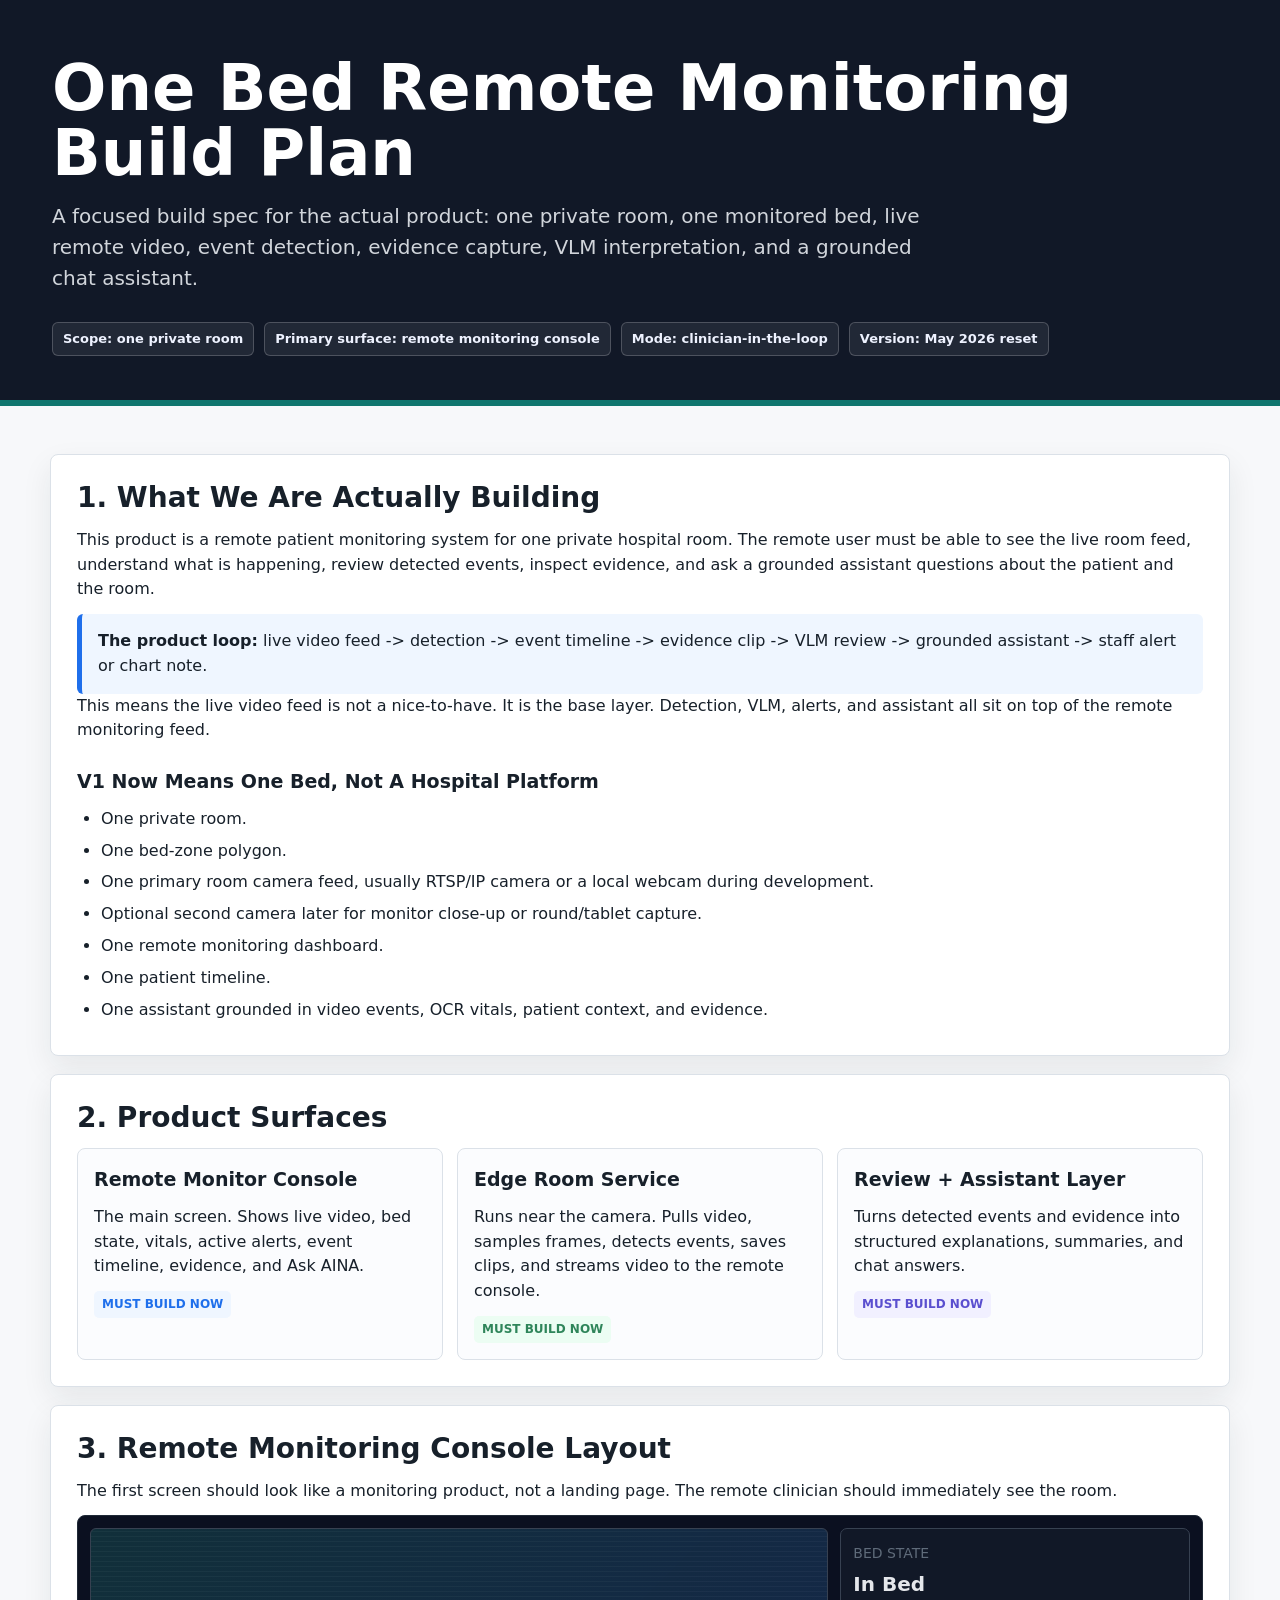
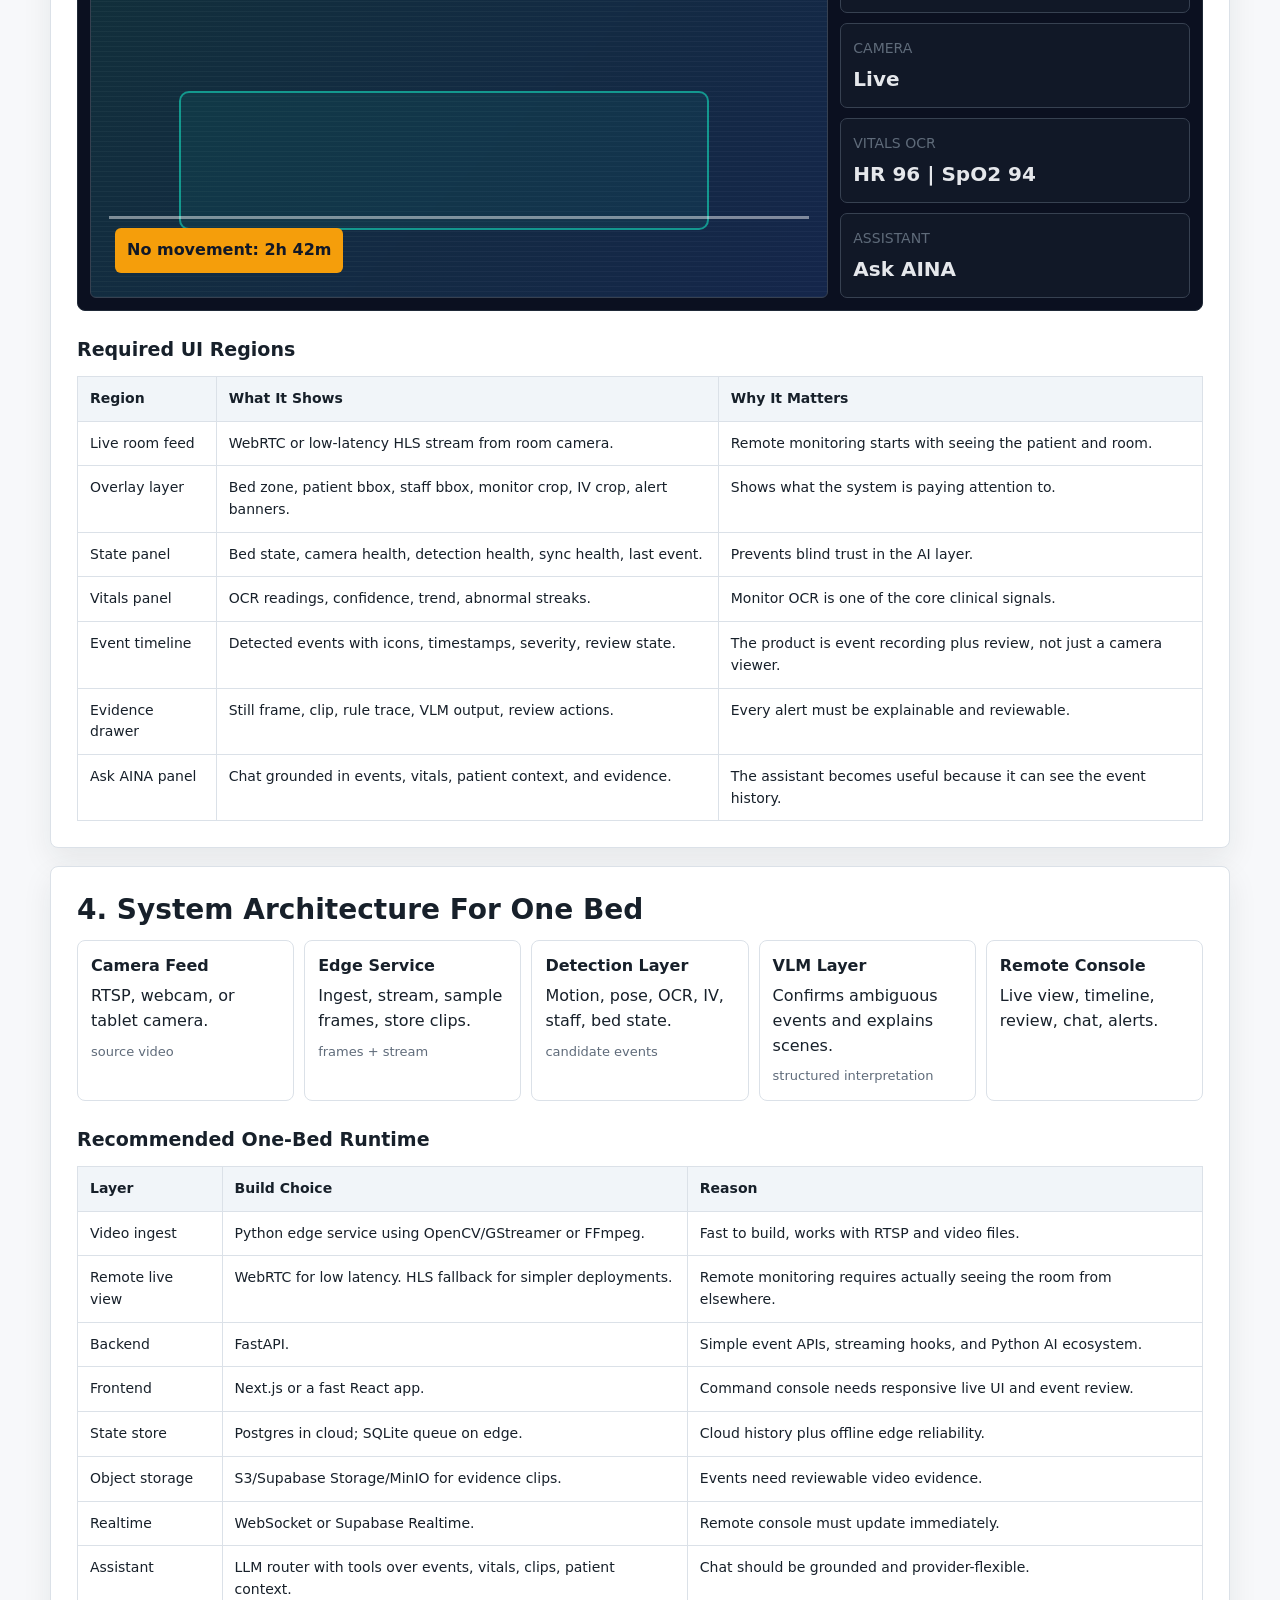
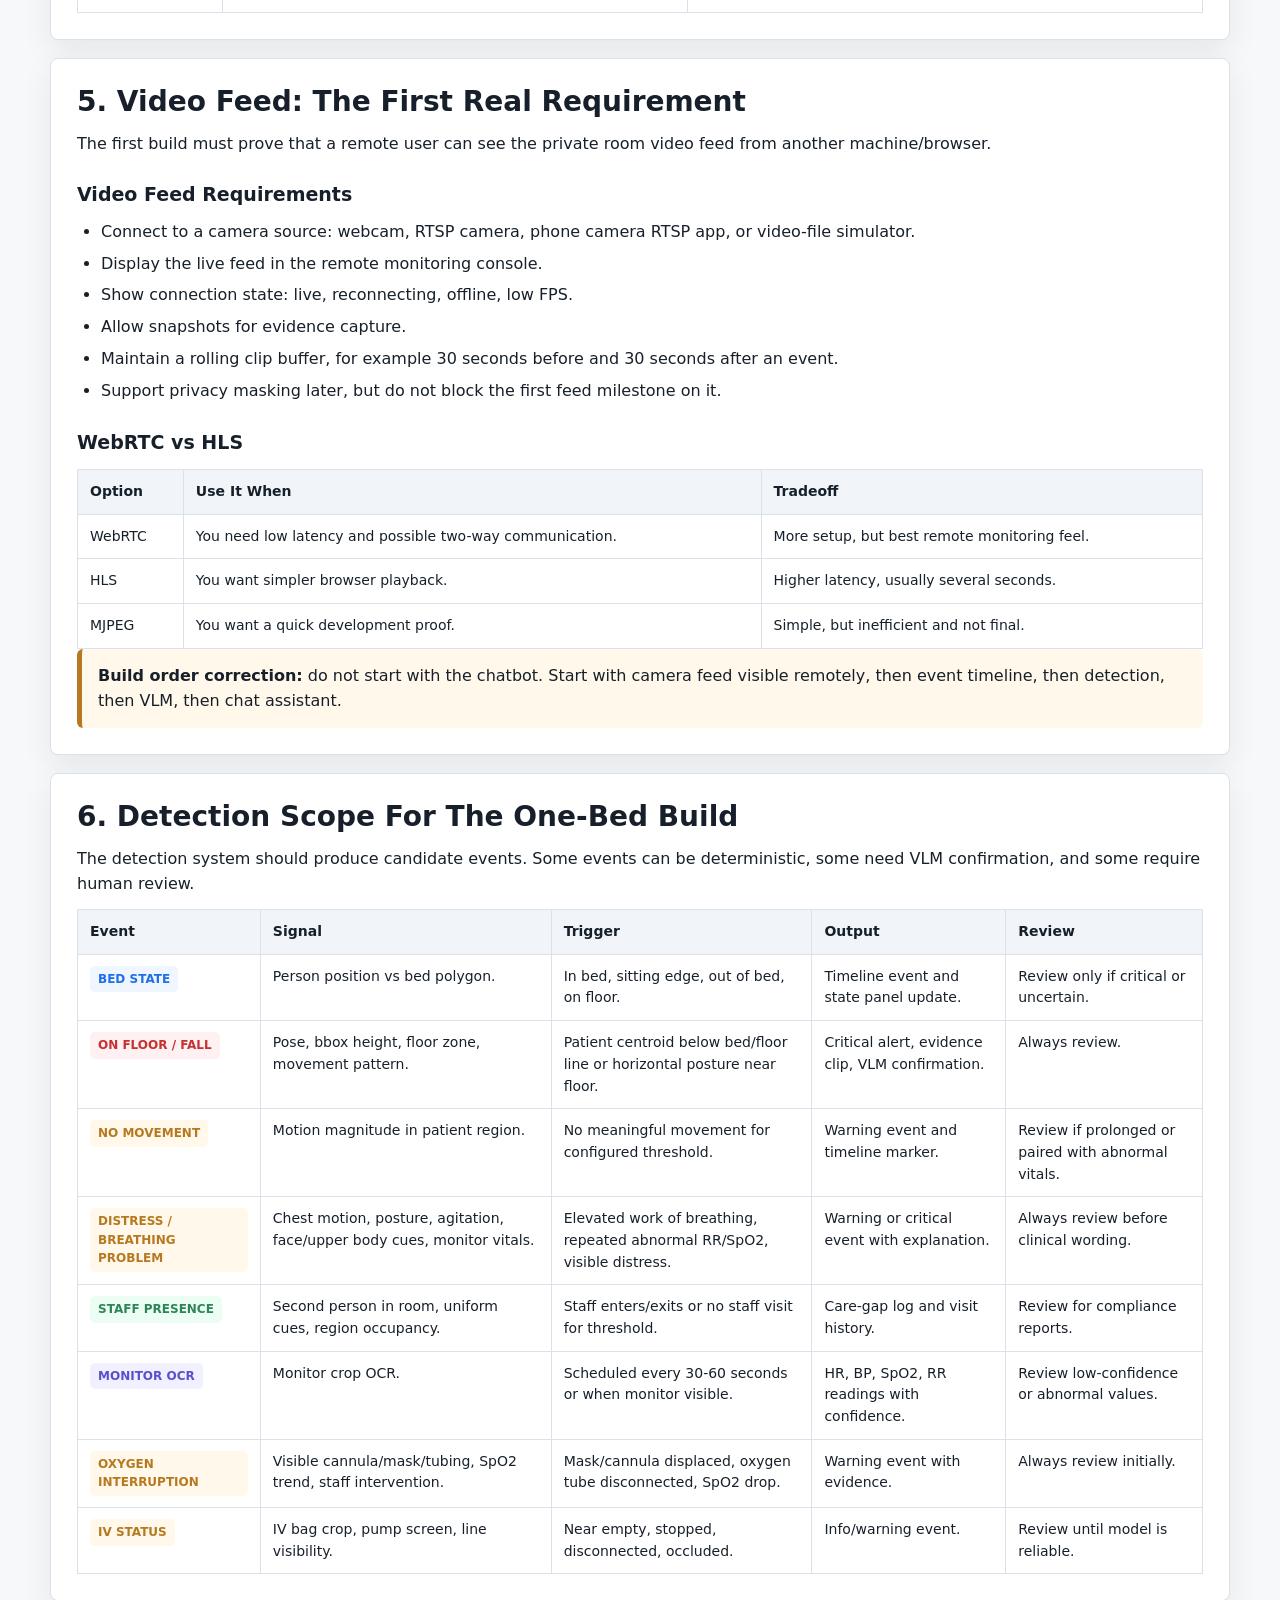
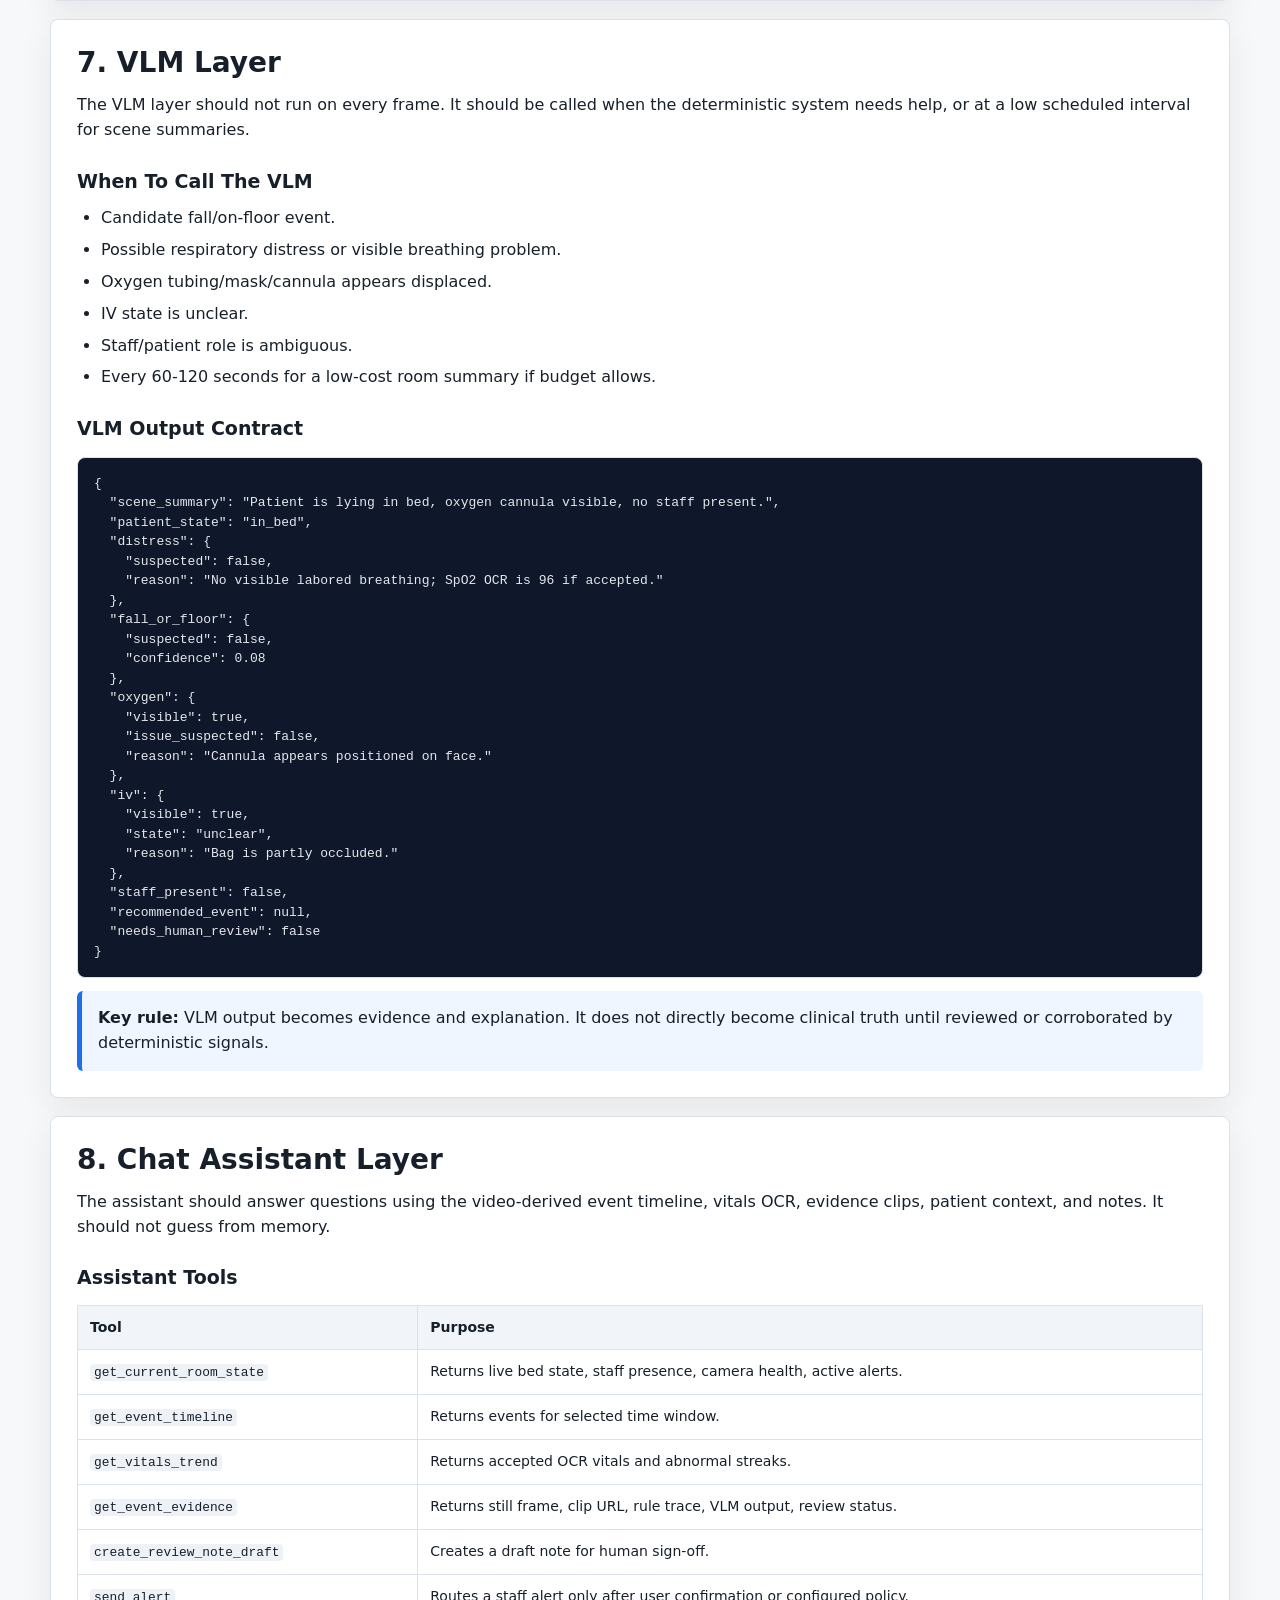
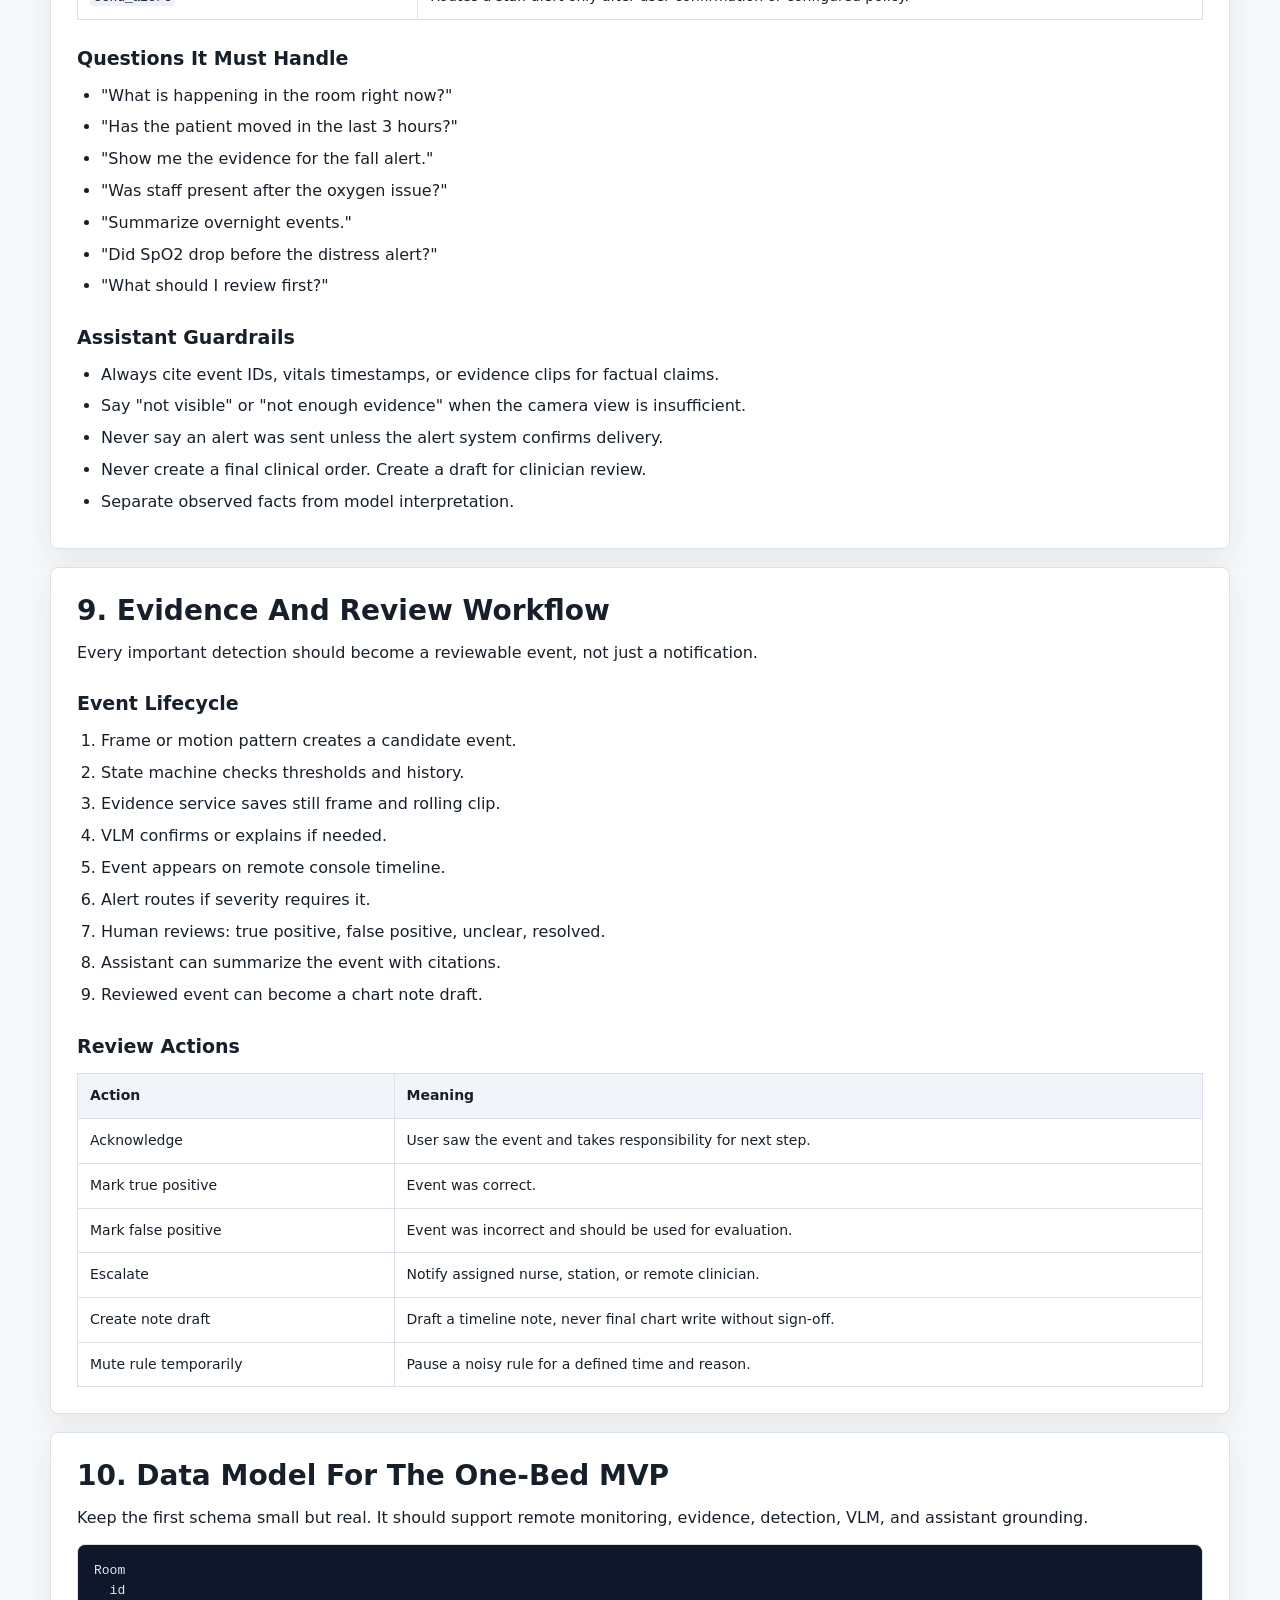
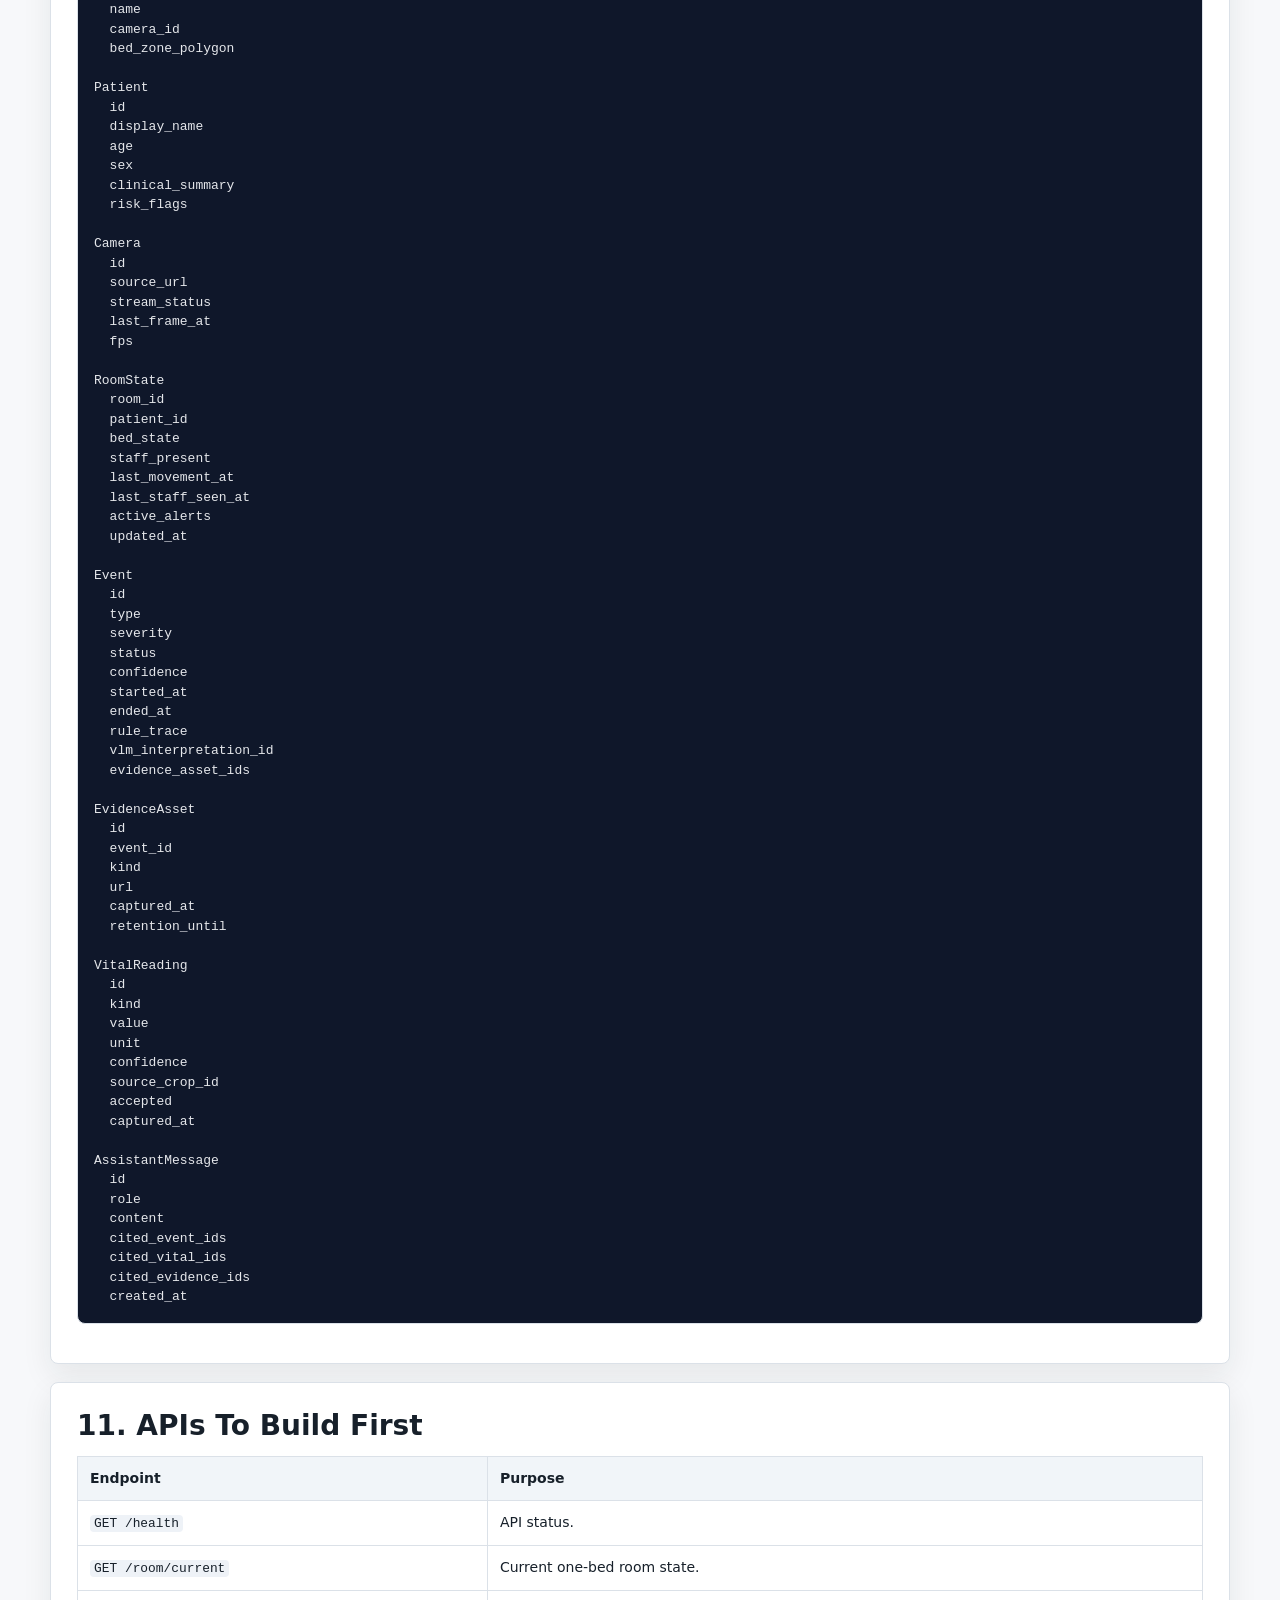
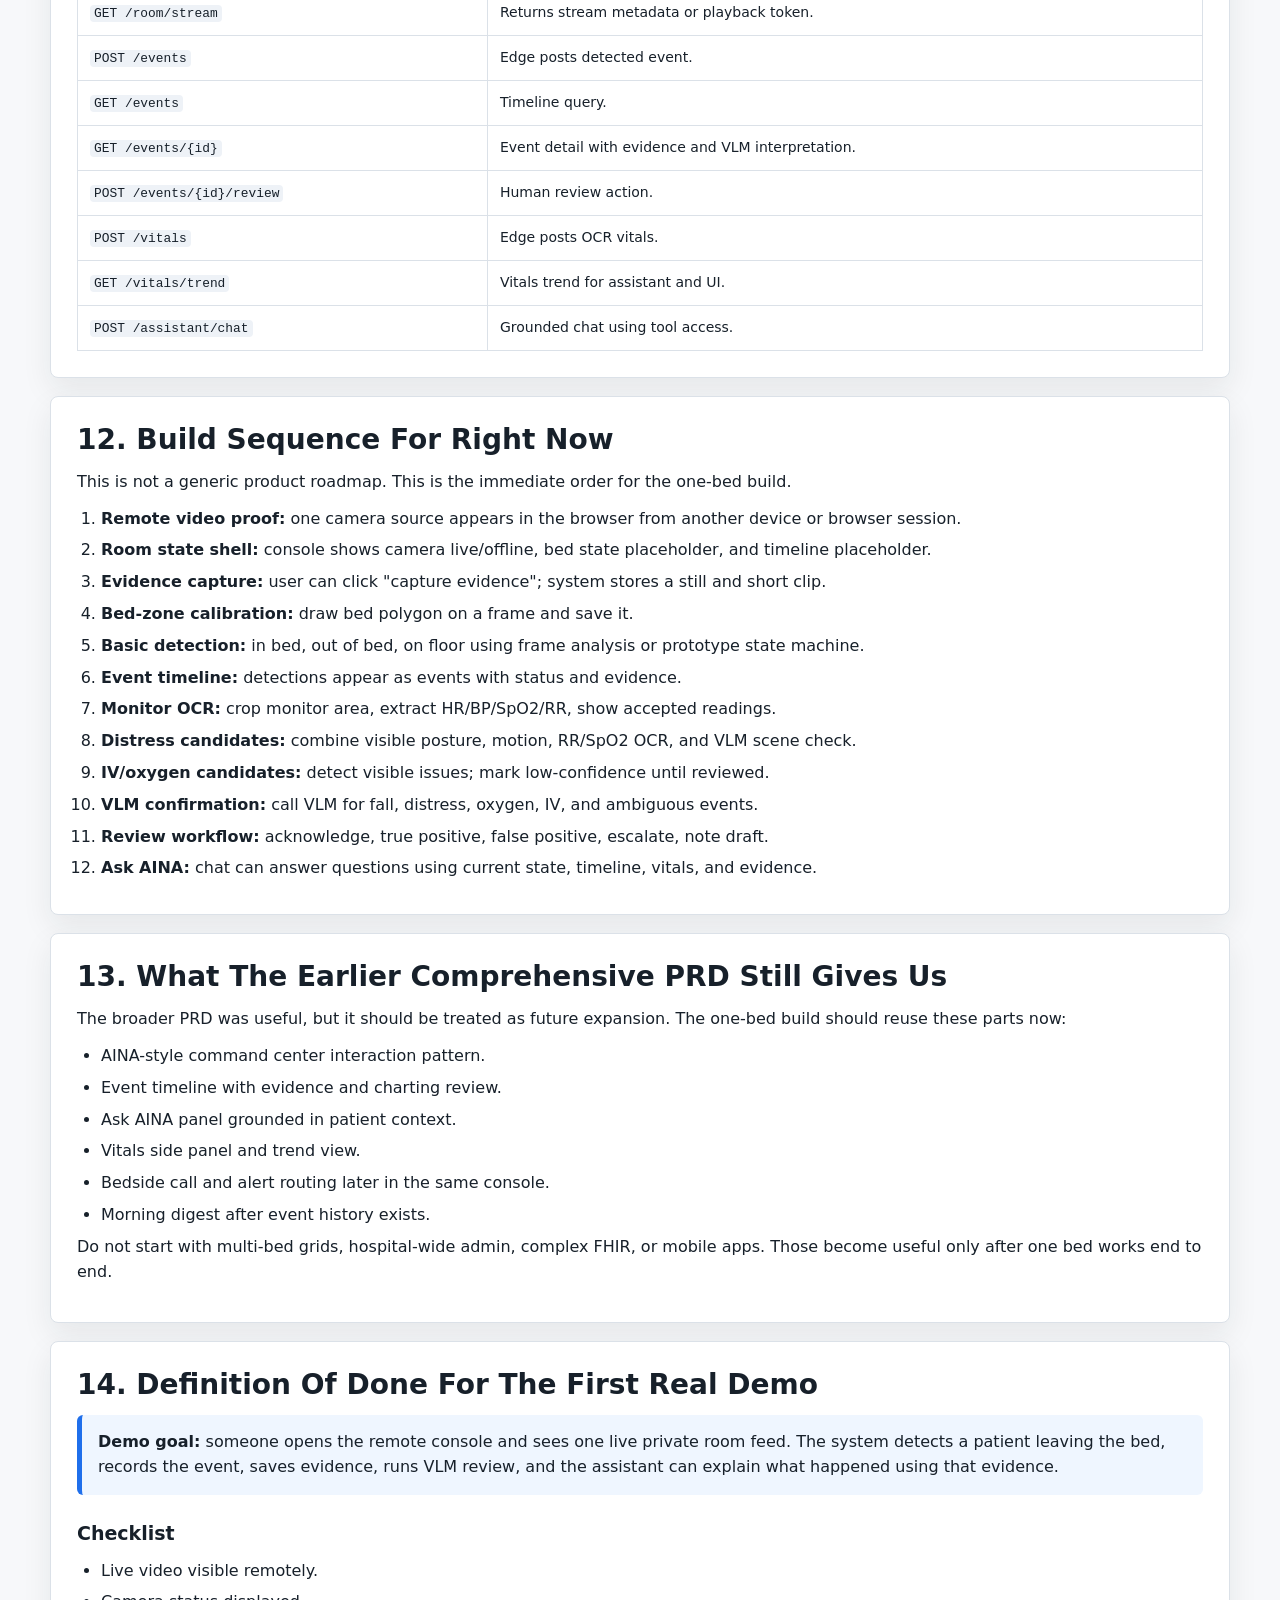
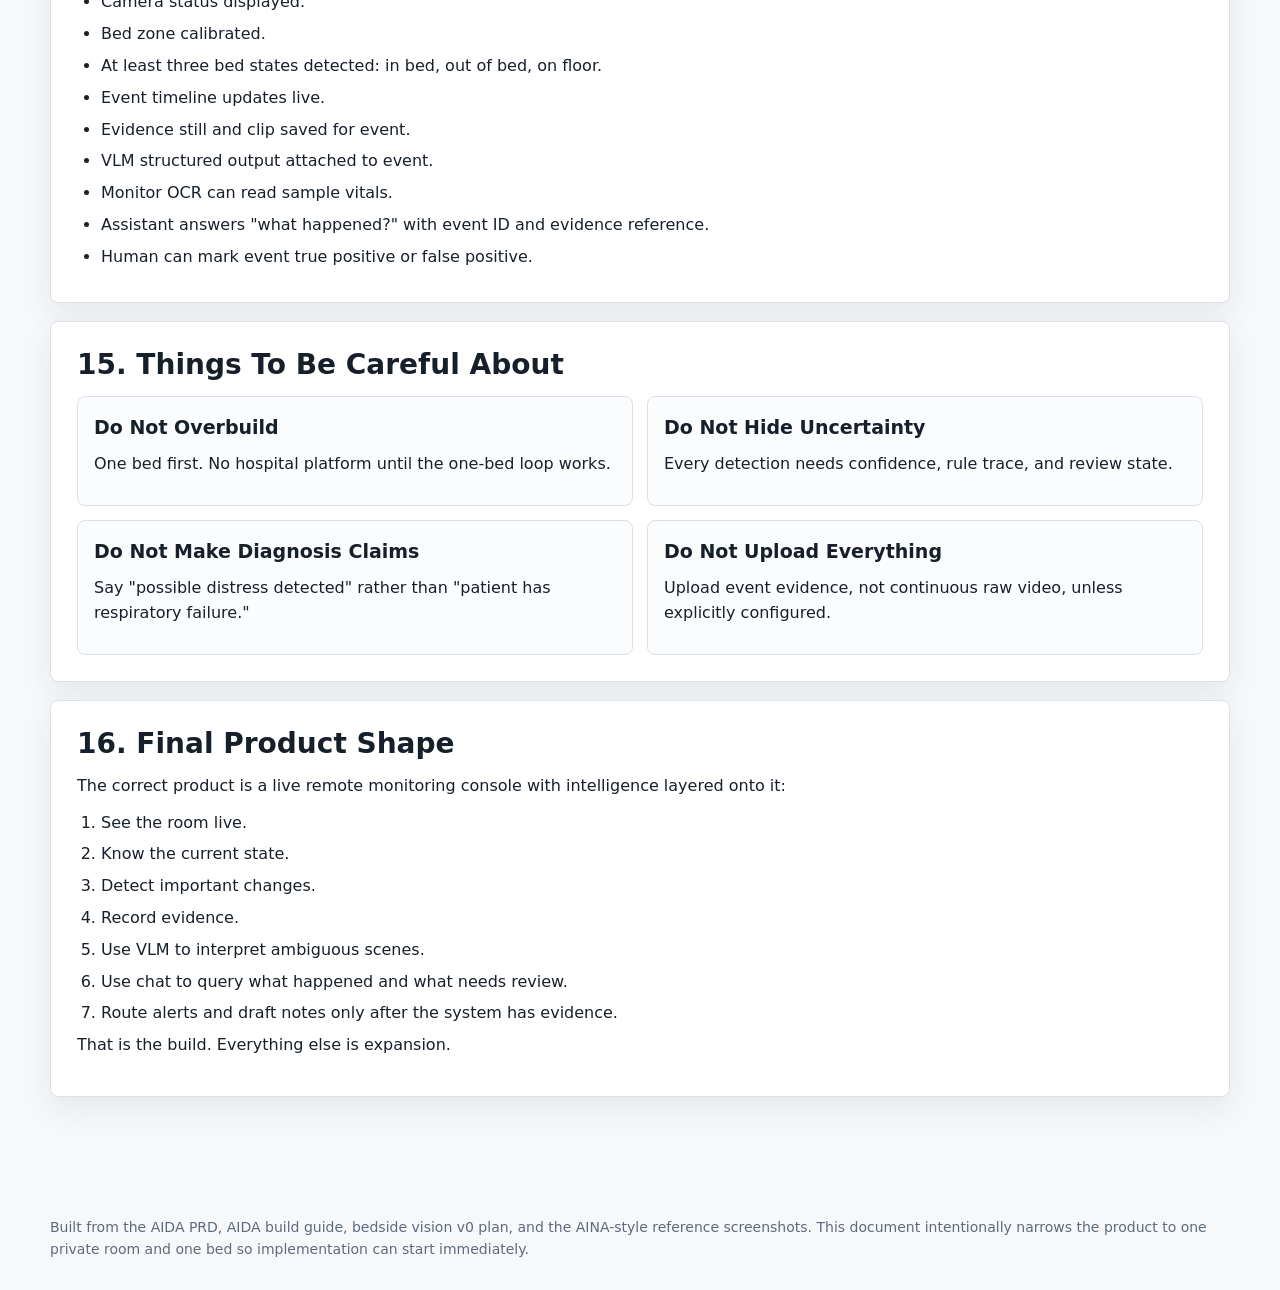
<file: docs/ONE_BED_REMOTE_MONITORING_PLAN.html>
<!doctype html>
<html lang="en">
<head>
  <meta charset="utf-8">
  <meta name="viewport" content="width=device-width, initial-scale=1">
  <title>AINA Healther Vision - One Bed Remote Monitoring Build Plan</title>
  <style>
    :root {
      --bg: #f7f8fa;
      --ink: #17202a;
      --muted: #5f6b7a;
      --panel: #ffffff;
      --line: #dbe1e8;
      --soft: #edf2f7;
      --blue: #1f6feb;
      --teal: #0f766e;
      --amber: #b7791f;
      --red: #c53030;
      --green: #2f855a;
      --violet: #5a4fcf;
      --shadow: 0 12px 30px rgba(23, 32, 42, 0.08);
    }

    * {
      box-sizing: border-box;
    }

    body {
      margin: 0;
      background: var(--bg);
      color: var(--ink);
      font-family: Inter, ui-sans-serif, system-ui, -apple-system, BlinkMacSystemFont, "Segoe UI", sans-serif;
      line-height: 1.55;
    }

    header {
      background: #111827;
      color: #ffffff;
      padding: 56px 32px 44px;
      border-bottom: 6px solid var(--teal);
    }

    .wrap {
      width: min(1180px, calc(100% - 40px));
      margin: 0 auto;
    }

    h1 {
      margin: 0 0 14px;
      font-size: clamp(34px, 5vw, 64px);
      line-height: 1.02;
      letter-spacing: 0;
    }

    .subtitle {
      max-width: 900px;
      margin: 0;
      color: #d1d5db;
      font-size: 20px;
    }

    .meta {
      display: flex;
      flex-wrap: wrap;
      gap: 10px;
      margin-top: 28px;
    }

    .pill {
      display: inline-flex;
      align-items: center;
      min-height: 32px;
      padding: 6px 10px;
      border: 1px solid rgba(255, 255, 255, 0.2);
      border-radius: 6px;
      color: #eef2ff;
      background: rgba(255, 255, 255, 0.07);
      font-size: 13px;
      font-weight: 700;
    }

    main {
      padding: 30px 0 72px;
    }

    section {
      margin: 18px 0;
      padding: 26px;
      background: var(--panel);
      border: 1px solid var(--line);
      border-radius: 8px;
      box-shadow: var(--shadow);
    }

    h2 {
      margin: 0 0 14px;
      font-size: 28px;
      line-height: 1.18;
      letter-spacing: 0;
    }

    h3 {
      margin: 24px 0 10px;
      font-size: 19px;
      letter-spacing: 0;
    }

    p {
      margin: 0 0 12px;
    }

    ul, ol {
      margin: 10px 0 0;
      padding-left: 24px;
    }

    li {
      margin: 7px 0;
    }

    table {
      width: 100%;
      border-collapse: collapse;
      margin-top: 12px;
      font-size: 14px;
      background: #ffffff;
    }

    th, td {
      padding: 11px 12px;
      border: 1px solid var(--line);
      text-align: left;
      vertical-align: top;
    }

    th {
      background: #f1f5f9;
      font-weight: 800;
    }

    code {
      font-family: ui-monospace, SFMono-Regular, Menlo, Monaco, Consolas, "Liberation Mono", monospace;
      font-size: 0.92em;
      padding: 1px 4px;
      border-radius: 4px;
      background: #eef2f7;
    }

    pre {
      overflow-x: auto;
      padding: 16px;
      border: 1px solid var(--line);
      border-radius: 8px;
      background: #0f172a;
      color: #e5e7eb;
      font-size: 13px;
      line-height: 1.5;
    }

    .grid {
      display: grid;
      gap: 14px;
    }

    .grid.two {
      grid-template-columns: repeat(2, minmax(0, 1fr));
    }

    .grid.three {
      grid-template-columns: repeat(3, minmax(0, 1fr));
    }

    .card {
      padding: 16px;
      border: 1px solid var(--line);
      border-radius: 8px;
      background: #fbfcfe;
    }

    .card h3 {
      margin-top: 0;
    }

    .callout {
      padding: 15px 16px;
      border-left: 5px solid var(--blue);
      background: #eff6ff;
      border-radius: 6px;
    }

    .callout.warn {
      border-left-color: var(--amber);
      background: #fff8eb;
    }

    .callout.danger {
      border-left-color: var(--red);
      background: #fff1f1;
    }

    .tag {
      display: inline-flex;
      align-items: center;
      min-height: 26px;
      padding: 4px 8px;
      border-radius: 5px;
      background: var(--soft);
      color: var(--muted);
      font-size: 12px;
      font-weight: 800;
      text-transform: uppercase;
    }

    .tag.red { color: var(--red); background: #fff1f1; }
    .tag.amber { color: var(--amber); background: #fff8eb; }
    .tag.blue { color: var(--blue); background: #eff6ff; }
    .tag.green { color: var(--green); background: #ecfdf3; }
    .tag.violet { color: var(--violet); background: #f1f0ff; }

    .diagram {
      display: grid;
      grid-template-columns: repeat(5, minmax(140px, 1fr));
      gap: 10px;
      margin-top: 14px;
    }

    .node {
      min-height: 92px;
      padding: 13px;
      border: 1px solid var(--line);
      border-radius: 8px;
      background: #ffffff;
    }

    .node strong {
      display: block;
      margin-bottom: 5px;
    }

    .arrow {
      margin: 8px 0 0;
      color: var(--muted);
      font-size: 13px;
    }

    .small {
      color: var(--muted);
      font-size: 14px;
    }

    .screen {
      display: grid;
      grid-template-columns: minmax(0, 1.9fr) minmax(290px, 0.9fr);
      gap: 12px;
      padding: 12px;
      border: 1px solid #1f2937;
      border-radius: 8px;
      background: #0b1020;
      color: #e5e7eb;
    }

    .video {
      min-height: 340px;
      border-radius: 6px;
      background:
        linear-gradient(135deg, rgba(20, 184, 166, 0.15), rgba(37, 99, 235, 0.18)),
        repeating-linear-gradient(0deg, rgba(255,255,255,0.04), rgba(255,255,255,0.04) 1px, transparent 1px, transparent 5px),
        #111827;
      border: 1px solid #374151;
      position: relative;
      overflow: hidden;
    }

    .bed-zone {
      position: absolute;
      left: 12%;
      right: 16%;
      bottom: 18%;
      height: 38%;
      border: 2px solid rgba(20, 184, 166, 0.75);
      border-radius: 10px;
      background: rgba(20, 184, 166, 0.08);
    }

    .event-badge {
      position: absolute;
      left: 24px;
      bottom: 24px;
      padding: 10px 12px;
      border-radius: 6px;
      background: #f59e0b;
      color: #111827;
      font-weight: 900;
    }

    .timeline {
      position: absolute;
      left: 18px;
      right: 18px;
      bottom: 78px;
      height: 3px;
      background: rgba(255, 255, 255, 0.45);
    }

    .side {
      display: grid;
      gap: 10px;
    }

    .status-box {
      padding: 12px;
      border: 1px solid #374151;
      border-radius: 7px;
      background: #111827;
    }

    .status-box strong {
      display: block;
      font-size: 20px;
      margin-top: 3px;
    }

    footer {
      padding: 30px 0;
      color: var(--muted);
      font-size: 14px;
    }

    @media (max-width: 900px) {
      .grid.two,
      .grid.three,
      .diagram,
      .screen {
        grid-template-columns: 1fr;
      }

      header {
        padding: 38px 20px 30px;
      }

      section {
        padding: 18px;
      }
    }
  </style>
</head>
<body>
  <header>
    <div class="wrap">
      <h1>One Bed Remote Monitoring Build Plan</h1>
      <p class="subtitle">A focused build spec for the actual product: one private room, one monitored bed, live remote video, event detection, evidence capture, VLM interpretation, and a grounded chat assistant.</p>
      <div class="meta">
        <span class="pill">Scope: one private room</span>
        <span class="pill">Primary surface: remote monitoring console</span>
        <span class="pill">Mode: clinician-in-the-loop</span>
        <span class="pill">Version: May 2026 reset</span>
      </div>
    </div>
  </header>

  <main class="wrap">
    <section>
      <h2>1. What We Are Actually Building</h2>
      <p>This product is a remote patient monitoring system for one private hospital room. The remote user must be able to see the live room feed, understand what is happening, review detected events, inspect evidence, and ask a grounded assistant questions about the patient and the room.</p>
      <div class="callout">
        <strong>The product loop:</strong> live video feed -> detection -> event timeline -> evidence clip -> VLM review -> grounded assistant -> staff alert or chart note.
      </div>
      <p>This means the live video feed is not a nice-to-have. It is the base layer. Detection, VLM, alerts, and assistant all sit on top of the remote monitoring feed.</p>

      <h3>V1 Now Means One Bed, Not A Hospital Platform</h3>
      <ul>
        <li>One private room.</li>
        <li>One bed-zone polygon.</li>
        <li>One primary room camera feed, usually RTSP/IP camera or a local webcam during development.</li>
        <li>Optional second camera later for monitor close-up or round/tablet capture.</li>
        <li>One remote monitoring dashboard.</li>
        <li>One patient timeline.</li>
        <li>One assistant grounded in video events, OCR vitals, patient context, and evidence.</li>
      </ul>
    </section>

    <section>
      <h2>2. Product Surfaces</h2>
      <div class="grid three">
        <div class="card">
          <h3>Remote Monitor Console</h3>
          <p>The main screen. Shows live video, bed state, vitals, active alerts, event timeline, evidence, and Ask AINA.</p>
          <span class="tag blue">must build now</span>
        </div>
        <div class="card">
          <h3>Edge Room Service</h3>
          <p>Runs near the camera. Pulls video, samples frames, detects events, saves clips, and streams video to the remote console.</p>
          <span class="tag green">must build now</span>
        </div>
        <div class="card">
          <h3>Review + Assistant Layer</h3>
          <p>Turns detected events and evidence into structured explanations, summaries, and chat answers.</p>
          <span class="tag violet">must build now</span>
        </div>
      </div>
    </section>

    <section>
      <h2>3. Remote Monitoring Console Layout</h2>
      <p>The first screen should look like a monitoring product, not a landing page. The remote clinician should immediately see the room.</p>

      <div class="screen" aria-label="Conceptual remote monitoring console">
        <div class="video">
          <div class="bed-zone"></div>
          <div class="timeline"></div>
          <div class="event-badge">No movement: 2h 42m</div>
        </div>
        <div class="side">
          <div class="status-box">
            <span class="small">BED STATE</span>
            <strong>In Bed</strong>
          </div>
          <div class="status-box">
            <span class="small">CAMERA</span>
            <strong>Live</strong>
          </div>
          <div class="status-box">
            <span class="small">VITALS OCR</span>
            <strong>HR 96 | SpO2 94</strong>
          </div>
          <div class="status-box">
            <span class="small">ASSISTANT</span>
            <strong>Ask AINA</strong>
          </div>
        </div>
      </div>

      <h3>Required UI Regions</h3>
      <table>
        <thead>
          <tr>
            <th>Region</th>
            <th>What It Shows</th>
            <th>Why It Matters</th>
          </tr>
        </thead>
        <tbody>
          <tr>
            <td>Live room feed</td>
            <td>WebRTC or low-latency HLS stream from room camera.</td>
            <td>Remote monitoring starts with seeing the patient and room.</td>
          </tr>
          <tr>
            <td>Overlay layer</td>
            <td>Bed zone, patient bbox, staff bbox, monitor crop, IV crop, alert banners.</td>
            <td>Shows what the system is paying attention to.</td>
          </tr>
          <tr>
            <td>State panel</td>
            <td>Bed state, camera health, detection health, sync health, last event.</td>
            <td>Prevents blind trust in the AI layer.</td>
          </tr>
          <tr>
            <td>Vitals panel</td>
            <td>OCR readings, confidence, trend, abnormal streaks.</td>
            <td>Monitor OCR is one of the core clinical signals.</td>
          </tr>
          <tr>
            <td>Event timeline</td>
            <td>Detected events with icons, timestamps, severity, review state.</td>
            <td>The product is event recording plus review, not just a camera viewer.</td>
          </tr>
          <tr>
            <td>Evidence drawer</td>
            <td>Still frame, clip, rule trace, VLM output, review actions.</td>
            <td>Every alert must be explainable and reviewable.</td>
          </tr>
          <tr>
            <td>Ask AINA panel</td>
            <td>Chat grounded in events, vitals, patient context, and evidence.</td>
            <td>The assistant becomes useful because it can see the event history.</td>
          </tr>
        </tbody>
      </table>
    </section>

    <section>
      <h2>4. System Architecture For One Bed</h2>
      <div class="diagram">
        <div class="node">
          <strong>Camera Feed</strong>
          RTSP, webcam, or tablet camera.
          <div class="arrow">source video</div>
        </div>
        <div class="node">
          <strong>Edge Service</strong>
          Ingest, stream, sample frames, store clips.
          <div class="arrow">frames + stream</div>
        </div>
        <div class="node">
          <strong>Detection Layer</strong>
          Motion, pose, OCR, IV, staff, bed state.
          <div class="arrow">candidate events</div>
        </div>
        <div class="node">
          <strong>VLM Layer</strong>
          Confirms ambiguous events and explains scenes.
          <div class="arrow">structured interpretation</div>
        </div>
        <div class="node">
          <strong>Remote Console</strong>
          Live view, timeline, review, chat, alerts.
        </div>
      </div>

      <h3>Recommended One-Bed Runtime</h3>
      <table>
        <thead>
          <tr>
            <th>Layer</th>
            <th>Build Choice</th>
            <th>Reason</th>
          </tr>
        </thead>
        <tbody>
          <tr>
            <td>Video ingest</td>
            <td>Python edge service using OpenCV/GStreamer or FFmpeg.</td>
            <td>Fast to build, works with RTSP and video files.</td>
          </tr>
          <tr>
            <td>Remote live view</td>
            <td>WebRTC for low latency. HLS fallback for simpler deployments.</td>
            <td>Remote monitoring requires actually seeing the room from elsewhere.</td>
          </tr>
          <tr>
            <td>Backend</td>
            <td>FastAPI.</td>
            <td>Simple event APIs, streaming hooks, and Python AI ecosystem.</td>
          </tr>
          <tr>
            <td>Frontend</td>
            <td>Next.js or a fast React app.</td>
            <td>Command console needs responsive live UI and event review.</td>
          </tr>
          <tr>
            <td>State store</td>
            <td>Postgres in cloud; SQLite queue on edge.</td>
            <td>Cloud history plus offline edge reliability.</td>
          </tr>
          <tr>
            <td>Object storage</td>
            <td>S3/Supabase Storage/MinIO for evidence clips.</td>
            <td>Events need reviewable video evidence.</td>
          </tr>
          <tr>
            <td>Realtime</td>
            <td>WebSocket or Supabase Realtime.</td>
            <td>Remote console must update immediately.</td>
          </tr>
          <tr>
            <td>Assistant</td>
            <td>LLM router with tools over events, vitals, clips, patient context.</td>
            <td>Chat should be grounded and provider-flexible.</td>
          </tr>
        </tbody>
      </table>
    </section>

    <section>
      <h2>5. Video Feed: The First Real Requirement</h2>
      <p>The first build must prove that a remote user can see the private room video feed from another machine/browser.</p>

      <h3>Video Feed Requirements</h3>
      <ul>
        <li>Connect to a camera source: webcam, RTSP camera, phone camera RTSP app, or video-file simulator.</li>
        <li>Display the live feed in the remote monitoring console.</li>
        <li>Show connection state: live, reconnecting, offline, low FPS.</li>
        <li>Allow snapshots for evidence capture.</li>
        <li>Maintain a rolling clip buffer, for example 30 seconds before and 30 seconds after an event.</li>
        <li>Support privacy masking later, but do not block the first feed milestone on it.</li>
      </ul>

      <h3>WebRTC vs HLS</h3>
      <table>
        <thead>
          <tr>
            <th>Option</th>
            <th>Use It When</th>
            <th>Tradeoff</th>
          </tr>
        </thead>
        <tbody>
          <tr>
            <td>WebRTC</td>
            <td>You need low latency and possible two-way communication.</td>
            <td>More setup, but best remote monitoring feel.</td>
          </tr>
          <tr>
            <td>HLS</td>
            <td>You want simpler browser playback.</td>
            <td>Higher latency, usually several seconds.</td>
          </tr>
          <tr>
            <td>MJPEG</td>
            <td>You want a quick development proof.</td>
            <td>Simple, but inefficient and not final.</td>
          </tr>
        </tbody>
      </table>

      <div class="callout warn">
        <strong>Build order correction:</strong> do not start with the chatbot. Start with camera feed visible remotely, then event timeline, then detection, then VLM, then chat assistant.
      </div>
    </section>

    <section>
      <h2>6. Detection Scope For The One-Bed Build</h2>
      <p>The detection system should produce candidate events. Some events can be deterministic, some need VLM confirmation, and some require human review.</p>

      <table>
        <thead>
          <tr>
            <th>Event</th>
            <th>Signal</th>
            <th>Trigger</th>
            <th>Output</th>
            <th>Review</th>
          </tr>
        </thead>
        <tbody>
          <tr>
            <td><span class="tag blue">bed state</span></td>
            <td>Person position vs bed polygon.</td>
            <td>In bed, sitting edge, out of bed, on floor.</td>
            <td>Timeline event and state panel update.</td>
            <td>Review only if critical or uncertain.</td>
          </tr>
          <tr>
            <td><span class="tag red">on floor / fall</span></td>
            <td>Pose, bbox height, floor zone, movement pattern.</td>
            <td>Patient centroid below bed/floor line or horizontal posture near floor.</td>
            <td>Critical alert, evidence clip, VLM confirmation.</td>
            <td>Always review.</td>
          </tr>
          <tr>
            <td><span class="tag amber">no movement</span></td>
            <td>Motion magnitude in patient region.</td>
            <td>No meaningful movement for configured threshold.</td>
            <td>Warning event and timeline marker.</td>
            <td>Review if prolonged or paired with abnormal vitals.</td>
          </tr>
          <tr>
            <td><span class="tag amber">distress / breathing problem</span></td>
            <td>Chest motion, posture, agitation, face/upper body cues, monitor vitals.</td>
            <td>Elevated work of breathing, repeated abnormal RR/SpO2, visible distress.</td>
            <td>Warning or critical event with explanation.</td>
            <td>Always review before clinical wording.</td>
          </tr>
          <tr>
            <td><span class="tag green">staff presence</span></td>
            <td>Second person in room, uniform cues, region occupancy.</td>
            <td>Staff enters/exits or no staff visit for threshold.</td>
            <td>Care-gap log and visit history.</td>
            <td>Review for compliance reports.</td>
          </tr>
          <tr>
            <td><span class="tag violet">monitor OCR</span></td>
            <td>Monitor crop OCR.</td>
            <td>Scheduled every 30-60 seconds or when monitor visible.</td>
            <td>HR, BP, SpO2, RR readings with confidence.</td>
            <td>Review low-confidence or abnormal values.</td>
          </tr>
          <tr>
            <td><span class="tag amber">oxygen interruption</span></td>
            <td>Visible cannula/mask/tubing, SpO2 trend, staff intervention.</td>
            <td>Mask/cannula displaced, oxygen tube disconnected, SpO2 drop.</td>
            <td>Warning event with evidence.</td>
            <td>Always review initially.</td>
          </tr>
          <tr>
            <td><span class="tag amber">IV status</span></td>
            <td>IV bag crop, pump screen, line visibility.</td>
            <td>Near empty, stopped, disconnected, occluded.</td>
            <td>Info/warning event.</td>
            <td>Review until model is reliable.</td>
          </tr>
        </tbody>
      </table>
    </section>

    <section>
      <h2>7. VLM Layer</h2>
      <p>The VLM layer should not run on every frame. It should be called when the deterministic system needs help, or at a low scheduled interval for scene summaries.</p>

      <h3>When To Call The VLM</h3>
      <ul>
        <li>Candidate fall/on-floor event.</li>
        <li>Possible respiratory distress or visible breathing problem.</li>
        <li>Oxygen tubing/mask/cannula appears displaced.</li>
        <li>IV state is unclear.</li>
        <li>Staff/patient role is ambiguous.</li>
        <li>Every 60-120 seconds for a low-cost room summary if budget allows.</li>
      </ul>

      <h3>VLM Output Contract</h3>
      <pre>{
  "scene_summary": "Patient is lying in bed, oxygen cannula visible, no staff present.",
  "patient_state": "in_bed",
  "distress": {
    "suspected": false,
    "reason": "No visible labored breathing; SpO2 OCR is 96 if accepted."
  },
  "fall_or_floor": {
    "suspected": false,
    "confidence": 0.08
  },
  "oxygen": {
    "visible": true,
    "issue_suspected": false,
    "reason": "Cannula appears positioned on face."
  },
  "iv": {
    "visible": true,
    "state": "unclear",
    "reason": "Bag is partly occluded."
  },
  "staff_present": false,
  "recommended_event": null,
  "needs_human_review": false
}</pre>

      <div class="callout">
        <strong>Key rule:</strong> VLM output becomes evidence and explanation. It does not directly become clinical truth until reviewed or corroborated by deterministic signals.
      </div>
    </section>

    <section>
      <h2>8. Chat Assistant Layer</h2>
      <p>The assistant should answer questions using the video-derived event timeline, vitals OCR, evidence clips, patient context, and notes. It should not guess from memory.</p>

      <h3>Assistant Tools</h3>
      <table>
        <thead>
          <tr>
            <th>Tool</th>
            <th>Purpose</th>
          </tr>
        </thead>
        <tbody>
          <tr>
            <td><code>get_current_room_state</code></td>
            <td>Returns live bed state, staff presence, camera health, active alerts.</td>
          </tr>
          <tr>
            <td><code>get_event_timeline</code></td>
            <td>Returns events for selected time window.</td>
          </tr>
          <tr>
            <td><code>get_vitals_trend</code></td>
            <td>Returns accepted OCR vitals and abnormal streaks.</td>
          </tr>
          <tr>
            <td><code>get_event_evidence</code></td>
            <td>Returns still frame, clip URL, rule trace, VLM output, review status.</td>
          </tr>
          <tr>
            <td><code>create_review_note_draft</code></td>
            <td>Creates a draft note for human sign-off.</td>
          </tr>
          <tr>
            <td><code>send_alert</code></td>
            <td>Routes a staff alert only after user confirmation or configured policy.</td>
          </tr>
        </tbody>
      </table>

      <h3>Questions It Must Handle</h3>
      <ul>
        <li>"What is happening in the room right now?"</li>
        <li>"Has the patient moved in the last 3 hours?"</li>
        <li>"Show me the evidence for the fall alert."</li>
        <li>"Was staff present after the oxygen issue?"</li>
        <li>"Summarize overnight events."</li>
        <li>"Did SpO2 drop before the distress alert?"</li>
        <li>"What should I review first?"</li>
      </ul>

      <h3>Assistant Guardrails</h3>
      <ul>
        <li>Always cite event IDs, vitals timestamps, or evidence clips for factual claims.</li>
        <li>Say "not visible" or "not enough evidence" when the camera view is insufficient.</li>
        <li>Never say an alert was sent unless the alert system confirms delivery.</li>
        <li>Never create a final clinical order. Create a draft for clinician review.</li>
        <li>Separate observed facts from model interpretation.</li>
      </ul>
    </section>

    <section>
      <h2>9. Evidence And Review Workflow</h2>
      <p>Every important detection should become a reviewable event, not just a notification.</p>

      <h3>Event Lifecycle</h3>
      <ol>
        <li>Frame or motion pattern creates a candidate event.</li>
        <li>State machine checks thresholds and history.</li>
        <li>Evidence service saves still frame and rolling clip.</li>
        <li>VLM confirms or explains if needed.</li>
        <li>Event appears on remote console timeline.</li>
        <li>Alert routes if severity requires it.</li>
        <li>Human reviews: true positive, false positive, unclear, resolved.</li>
        <li>Assistant can summarize the event with citations.</li>
        <li>Reviewed event can become a chart note draft.</li>
      </ol>

      <h3>Review Actions</h3>
      <table>
        <thead>
          <tr>
            <th>Action</th>
            <th>Meaning</th>
          </tr>
        </thead>
        <tbody>
          <tr>
            <td>Acknowledge</td>
            <td>User saw the event and takes responsibility for next step.</td>
          </tr>
          <tr>
            <td>Mark true positive</td>
            <td>Event was correct.</td>
          </tr>
          <tr>
            <td>Mark false positive</td>
            <td>Event was incorrect and should be used for evaluation.</td>
          </tr>
          <tr>
            <td>Escalate</td>
            <td>Notify assigned nurse, station, or remote clinician.</td>
          </tr>
          <tr>
            <td>Create note draft</td>
            <td>Draft a timeline note, never final chart write without sign-off.</td>
          </tr>
          <tr>
            <td>Mute rule temporarily</td>
            <td>Pause a noisy rule for a defined time and reason.</td>
          </tr>
        </tbody>
      </table>
    </section>

    <section>
      <h2>10. Data Model For The One-Bed MVP</h2>
      <p>Keep the first schema small but real. It should support remote monitoring, evidence, detection, VLM, and assistant grounding.</p>

      <pre>Room
  id
  name
  camera_id
  bed_zone_polygon

Patient
  id
  display_name
  age
  sex
  clinical_summary
  risk_flags

Camera
  id
  source_url
  stream_status
  last_frame_at
  fps

RoomState
  room_id
  patient_id
  bed_state
  staff_present
  last_movement_at
  last_staff_seen_at
  active_alerts
  updated_at

Event
  id
  type
  severity
  status
  confidence
  started_at
  ended_at
  rule_trace
  vlm_interpretation_id
  evidence_asset_ids

EvidenceAsset
  id
  event_id
  kind
  url
  captured_at
  retention_until

VitalReading
  id
  kind
  value
  unit
  confidence
  source_crop_id
  accepted
  captured_at

AssistantMessage
  id
  role
  content
  cited_event_ids
  cited_vital_ids
  cited_evidence_ids
  created_at</pre>
    </section>

    <section>
      <h2>11. APIs To Build First</h2>
      <table>
        <thead>
          <tr>
            <th>Endpoint</th>
            <th>Purpose</th>
          </tr>
        </thead>
        <tbody>
          <tr>
            <td><code>GET /health</code></td>
            <td>API status.</td>
          </tr>
          <tr>
            <td><code>GET /room/current</code></td>
            <td>Current one-bed room state.</td>
          </tr>
          <tr>
            <td><code>GET /room/stream</code></td>
            <td>Returns stream metadata or playback token.</td>
          </tr>
          <tr>
            <td><code>POST /events</code></td>
            <td>Edge posts detected event.</td>
          </tr>
          <tr>
            <td><code>GET /events</code></td>
            <td>Timeline query.</td>
          </tr>
          <tr>
            <td><code>GET /events/{id}</code></td>
            <td>Event detail with evidence and VLM interpretation.</td>
          </tr>
          <tr>
            <td><code>POST /events/{id}/review</code></td>
            <td>Human review action.</td>
          </tr>
          <tr>
            <td><code>POST /vitals</code></td>
            <td>Edge posts OCR vitals.</td>
          </tr>
          <tr>
            <td><code>GET /vitals/trend</code></td>
            <td>Vitals trend for assistant and UI.</td>
          </tr>
          <tr>
            <td><code>POST /assistant/chat</code></td>
            <td>Grounded chat using tool access.</td>
          </tr>
        </tbody>
      </table>
    </section>

    <section>
      <h2>12. Build Sequence For Right Now</h2>
      <p>This is not a generic product roadmap. This is the immediate order for the one-bed build.</p>

      <ol>
        <li><strong>Remote video proof:</strong> one camera source appears in the browser from another device or browser session.</li>
        <li><strong>Room state shell:</strong> console shows camera live/offline, bed state placeholder, and timeline placeholder.</li>
        <li><strong>Evidence capture:</strong> user can click "capture evidence"; system stores a still and short clip.</li>
        <li><strong>Bed-zone calibration:</strong> draw bed polygon on a frame and save it.</li>
        <li><strong>Basic detection:</strong> in bed, out of bed, on floor using frame analysis or prototype state machine.</li>
        <li><strong>Event timeline:</strong> detections appear as events with status and evidence.</li>
        <li><strong>Monitor OCR:</strong> crop monitor area, extract HR/BP/SpO2/RR, show accepted readings.</li>
        <li><strong>Distress candidates:</strong> combine visible posture, motion, RR/SpO2 OCR, and VLM scene check.</li>
        <li><strong>IV/oxygen candidates:</strong> detect visible issues; mark low-confidence until reviewed.</li>
        <li><strong>VLM confirmation:</strong> call VLM for fall, distress, oxygen, IV, and ambiguous events.</li>
        <li><strong>Review workflow:</strong> acknowledge, true positive, false positive, escalate, note draft.</li>
        <li><strong>Ask AINA:</strong> chat can answer questions using current state, timeline, vitals, and evidence.</li>
      </ol>
    </section>

    <section>
      <h2>13. What The Earlier Comprehensive PRD Still Gives Us</h2>
      <p>The broader PRD was useful, but it should be treated as future expansion. The one-bed build should reuse these parts now:</p>
      <ul>
        <li>AINA-style command center interaction pattern.</li>
        <li>Event timeline with evidence and charting review.</li>
        <li>Ask AINA panel grounded in patient context.</li>
        <li>Vitals side panel and trend view.</li>
        <li>Bedside call and alert routing later in the same console.</li>
        <li>Morning digest after event history exists.</li>
      </ul>

      <p>Do not start with multi-bed grids, hospital-wide admin, complex FHIR, or mobile apps. Those become useful only after one bed works end to end.</p>
    </section>

    <section>
      <h2>14. Definition Of Done For The First Real Demo</h2>
      <div class="callout">
        <strong>Demo goal:</strong> someone opens the remote console and sees one live private room feed. The system detects a patient leaving the bed, records the event, saves evidence, runs VLM review, and the assistant can explain what happened using that evidence.
      </div>

      <h3>Checklist</h3>
      <ul>
        <li>Live video visible remotely.</li>
        <li>Camera status displayed.</li>
        <li>Bed zone calibrated.</li>
        <li>At least three bed states detected: in bed, out of bed, on floor.</li>
        <li>Event timeline updates live.</li>
        <li>Evidence still and clip saved for event.</li>
        <li>VLM structured output attached to event.</li>
        <li>Monitor OCR can read sample vitals.</li>
        <li>Assistant answers "what happened?" with event ID and evidence reference.</li>
        <li>Human can mark event true positive or false positive.</li>
      </ul>
    </section>

    <section>
      <h2>15. Things To Be Careful About</h2>
      <div class="grid two">
        <div class="card">
          <h3>Do Not Overbuild</h3>
          <p>One bed first. No hospital platform until the one-bed loop works.</p>
        </div>
        <div class="card">
          <h3>Do Not Hide Uncertainty</h3>
          <p>Every detection needs confidence, rule trace, and review state.</p>
        </div>
        <div class="card">
          <h3>Do Not Make Diagnosis Claims</h3>
          <p>Say "possible distress detected" rather than "patient has respiratory failure."</p>
        </div>
        <div class="card">
          <h3>Do Not Upload Everything</h3>
          <p>Upload event evidence, not continuous raw video, unless explicitly configured.</p>
        </div>
      </div>
    </section>

    <section>
      <h2>16. Final Product Shape</h2>
      <p>The correct product is a live remote monitoring console with intelligence layered onto it:</p>
      <ol>
        <li>See the room live.</li>
        <li>Know the current state.</li>
        <li>Detect important changes.</li>
        <li>Record evidence.</li>
        <li>Use VLM to interpret ambiguous scenes.</li>
        <li>Use chat to query what happened and what needs review.</li>
        <li>Route alerts and draft notes only after the system has evidence.</li>
      </ol>
      <p>That is the build. Everything else is expansion.</p>
    </section>
  </main>

  <footer class="wrap">
    Built from the AIDA PRD, AIDA build guide, bedside vision v0 plan, and the AINA-style reference screenshots. This document intentionally narrows the product to one private room and one bed so implementation can start immediately.
  </footer>
</body>
</html>
</file>
